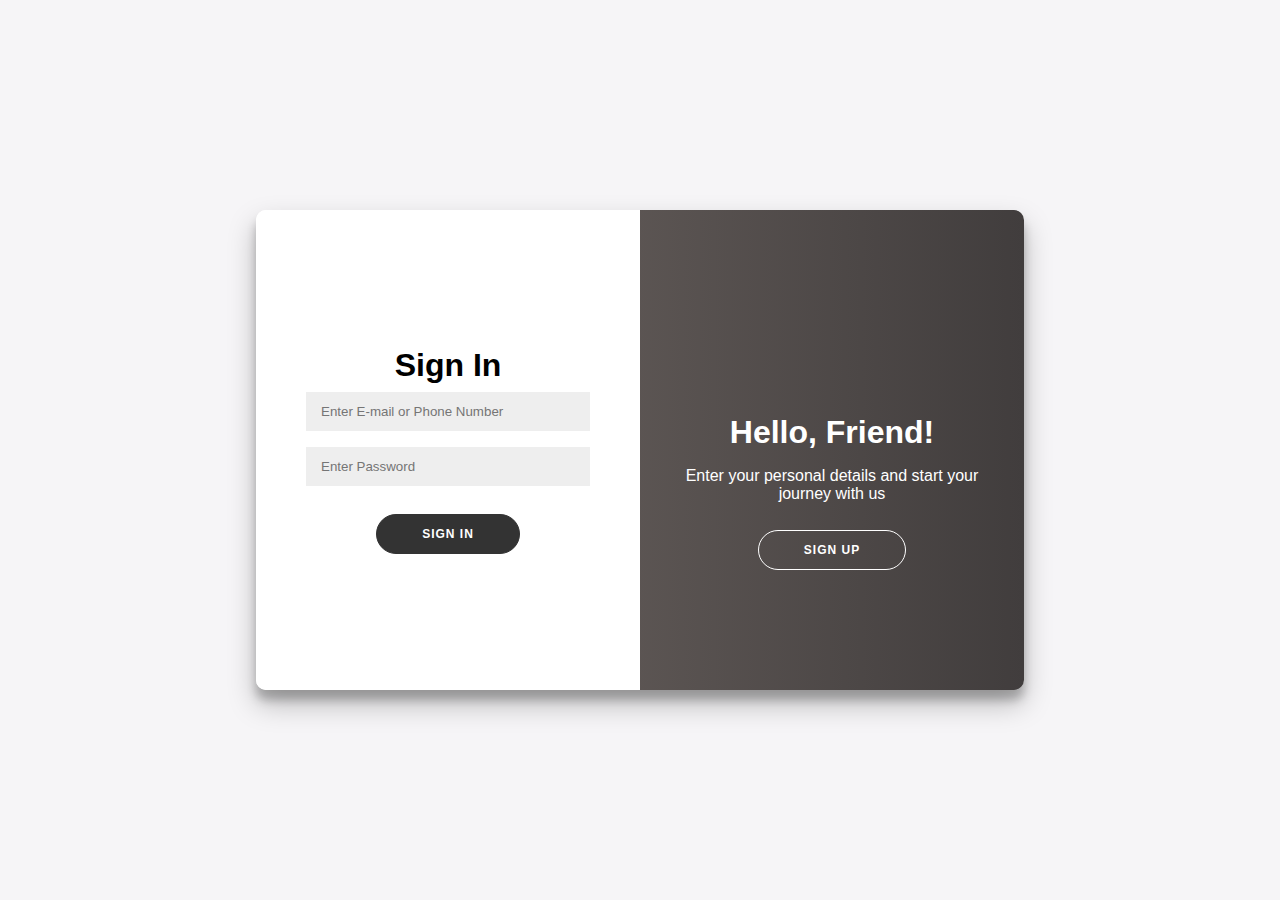
<file: index.html>
<!DOCTYPE html>
<html lang="en">
<head>
    <meta charset="UTF-8">
    <meta name="viewport" content="width=device-width, initial-scale=1.0">
    <title>Secure Registration</title>
    <link rel="stylesheet" href="style.css">
    <link href='https://unpkg.com/boxicons@2.1.4/css/boxicons.min.css' rel='stylesheet'>
</head>
<body>
    <div class="container">
        <div class="form-container sign-up">
            <form id="signUpForm">
                <h1>Create Account</h1>
                <div class="social-icons">
                    <a href="#" class="icons"><i class='bx bxl-google'></i></a>
                    <a href="#" class="icons"><i class='bx bxl-facebook-square'></i></a>
                    <a href="#" class="icons"><i class='bx bxl-github'></i></a>
                    <a href="#" class="icons"><i class='bx bxl-linkedin'></i></a>
                </div>
                <span>Register with Email or Phone Number</span>
                <input type="text" placeholder="Name" id="signUpName" required>
                <input type="text" placeholder="Enter E-mail or Phone Number" id="signUpContact" required>
                <input type="password" placeholder="Enter Password" id="signUpPassword" required>
                <input type="password" placeholder="Re-enter Password" id="signUpRePassword" required>
                <div id="signUpError" class="error-message"></div>
                <button type="button" id="signUpSubmit">Sign Up</button>
            </form>
        </div>
        <div class="form-container sign-in">
            <form id="signInForm">
                <h1>Sign In</h1>
                <input type="text" placeholder="Enter E-mail or Phone Number" id="signInContact" required>
                <input type="password" placeholder="Enter Password" id="signInPassword" required>
                <div id="signInError" class="error-message"></div>
                <button type="button" id="signInSubmit">Sign In</button>
            </form>
        </div>
        <div class="overlay-container">
            <div class="overlay">
                <div class="overlay-panel overlay-left">
                    <h1>Welcome Back!</h1>
                    <p>To keep connected with us, please log in with your personal info</p>
                    <button class="ghost" id="signInBtn">Sign In</button>
                </div>
                <div class="overlay-panel overlay-right">
                    <h1>Hello, Friend!</h1>
                    <p>Enter your personal details and start your journey with us</p>
                    <button class="ghost" id="signUpBtn">Sign Up</button>
                </div>
            </div>
        </div>
    </div>
    <script src="script.js"></script>
</body>
</html>
</file>
<file: style.css>
/* Reset CSS */
* {
    box-sizing: border-box;
    margin: 0;
    padding: 0;
    font-family: 'Arial', sans-serif;
}

body {
    background-color: #f6f5f7;
    display: flex;
    justify-content: center;
    align-items: center;
    height: 100vh;
}

.container {
    background-color: #fff;
    border-radius: 10px;
    box-shadow: 0 14px 28px rgba(0, 0, 0, 0.25), 0 10px 10px rgba(0, 0, 0, 0.22);
    position: relative;
    width: 768px;
    max-width: 100%;
    min-height: 480px;
    overflow: hidden;
}

.form-container {
    position: absolute;
    top: 0;
    height: 100%;
    transition: all 0.6s ease-in-out;
}

.sign-in {
    left: 0;
    width: 50%;
    z-index: 2;
}

.sign-up {
    left: 0;
    width: 50%;
    opacity: 0;
    z-index: 1;
}

.container.right-panel-active .sign-in {
    transform: translateX(100%);
}

.container.right-panel-active .sign-up {
    transform: translateX(100%);
    opacity: 1;
    z-index: 5;
}

form {
    background-color: #ffffff;
    display: flex;
    flex-direction: column;
    justify-content: center;
    align-items: center;
    padding: 0 50px;
    height: 100%;
    text-align: center;
}

input {
    background-color: #eee;
    border: none;
    padding: 12px 15px;
    margin: 8px 0;
    width: 100%;
}

button {
    border-radius: 20px;
    border: 1px solid #333333;
    background-color: #333333;
    color: #ffffff;
    font-size: 12px;
    font-weight: bold;
    padding: 12px 45px;
    letter-spacing: 1px;
    text-transform: uppercase;
    transition: transform 80ms ease-in;
}

button:active {
    transform: scale(0.95);
}

button:focus {
    outline: none;
}

button.ghost {
    background-color: transparent;
    border-color: #ffffff;
}

.social-icons {
    margin: 20px 0;
}

.social-icons a {
    border: 1px solid #ddd;
    border-radius: 50%;
    display: inline-flex;
    justify-content: center;
    align-items: center;
    height: 40px;
    width: 40px;
    margin: 0 5px;
    color: #333;
    text-decoration: none;
}

.overlay-container {
    position: absolute;
    top: 0;
    left: 50%;
    width: 50%;
    height: 100%;
    overflow: hidden;
    transition: transform 0.6s ease-in-out;
    z-index: 100;
}

.overlay {
    background: #333333;
    background: -webkit-linear-gradient(to right, #ece9e8, #9e9597);
    background: linear-gradient(to right, #756c68, #413d3d);
    background-repeat: no-repeat;
    background-size: cover;
    color: #ffffff;
    position: relative;
    left: -100%;
    height: 100%;
    width: 200%;
    transform: translateX(0);
    transition: transform 0.6s ease-in-out;
}
.overlay h1{
    line-height: 70px;
}
.overlay .ghost{
    position: absolute;
    top: 320px;
}

.container.right-panel-active .overlay-container {
    transform: translateX(-100%);
}

.container.right-panel-active .overlay {
    transform: translateX(50%);
}

.overlay-panel {
    position: absolute;
    display: flex;
    flex-direction: column;
    justify-content: center;
    align-items: center;
    padding: 0 40px;
    text-align: center;
    top: 0;
    height: 100%;
    width: 50%;
    transform: translateX(0);
    transition: transform 0.6s ease-in-out;
}

.overlay-left {
    transform: translateX(-20%);
}

.container.right-panel-active .overlay-left {
    transform: translateX(0);
}

.overlay-right {
    right: 0;
    transform: translateX(0);
}

.container.right-panel-active .overlay-right {
    transform: translateX(20%);
}

.error-message {
    color: red;
    margin: 10px 0;
}
</file>
